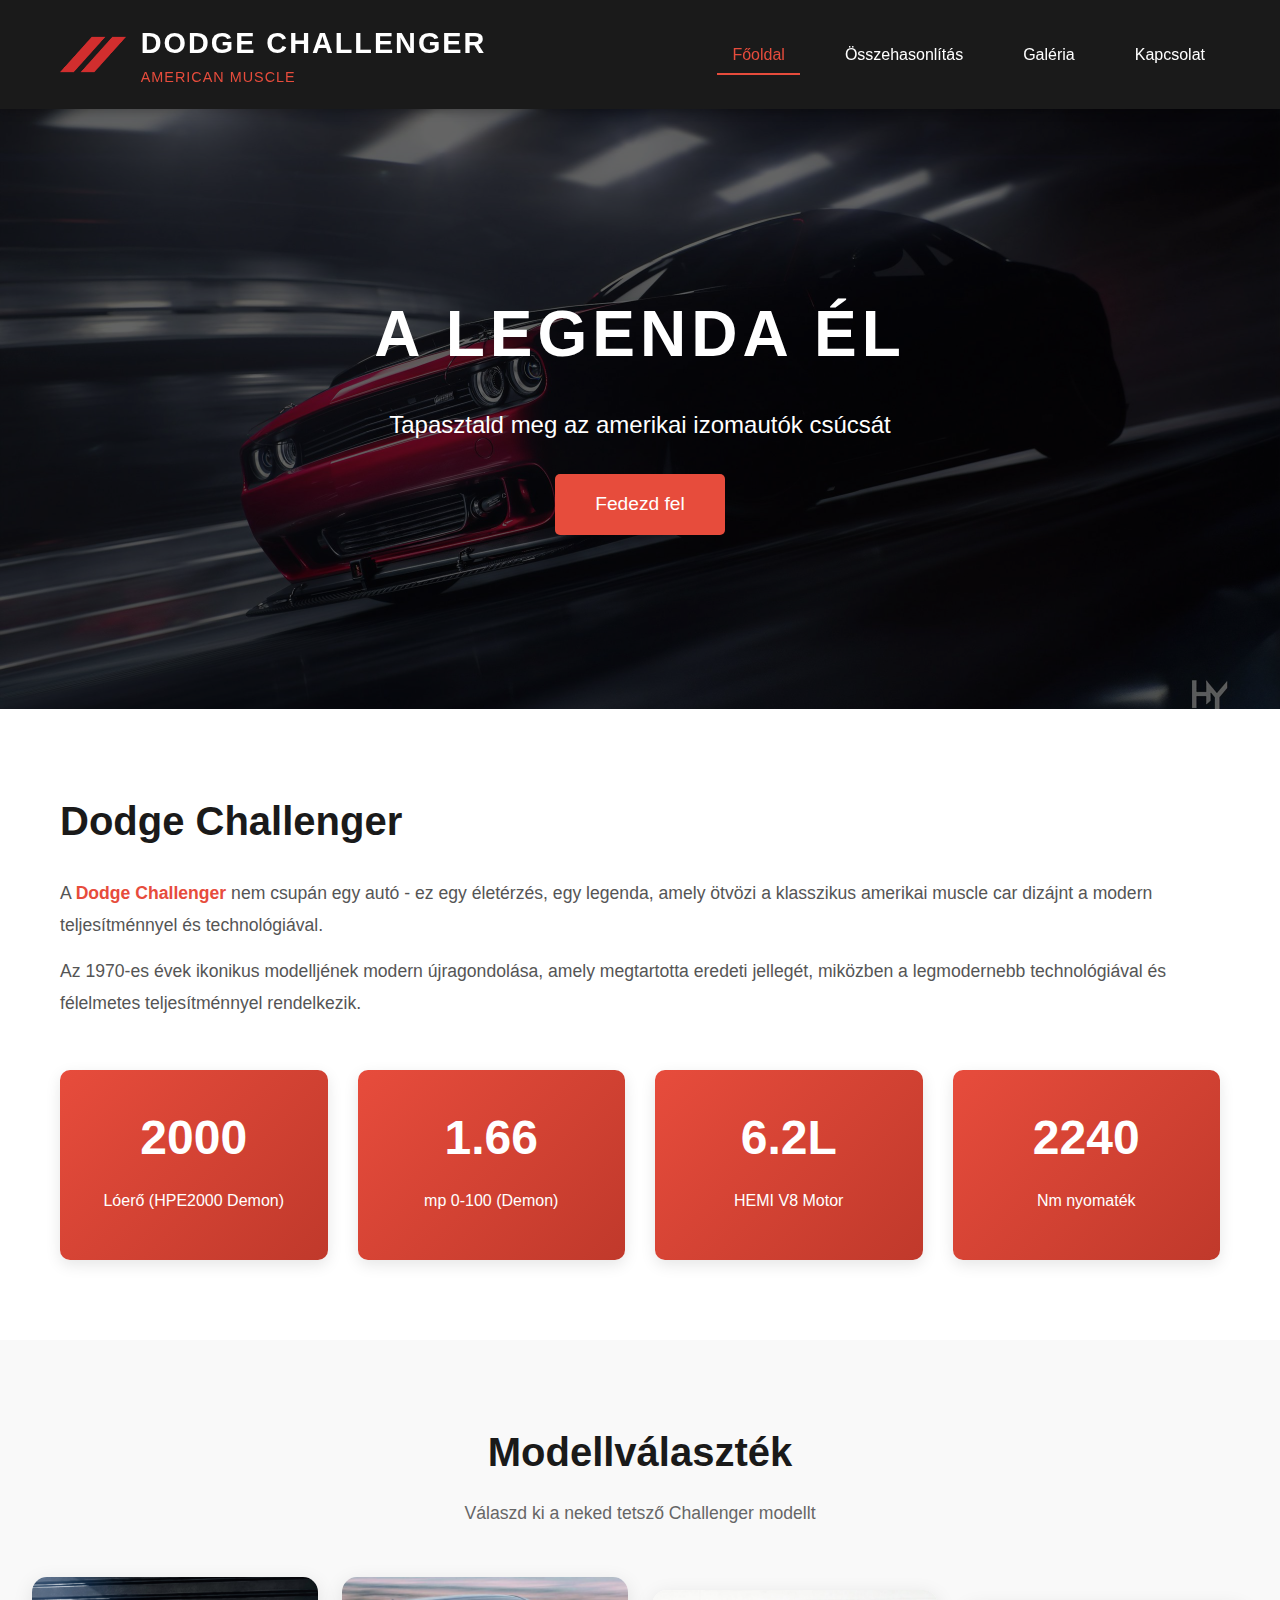
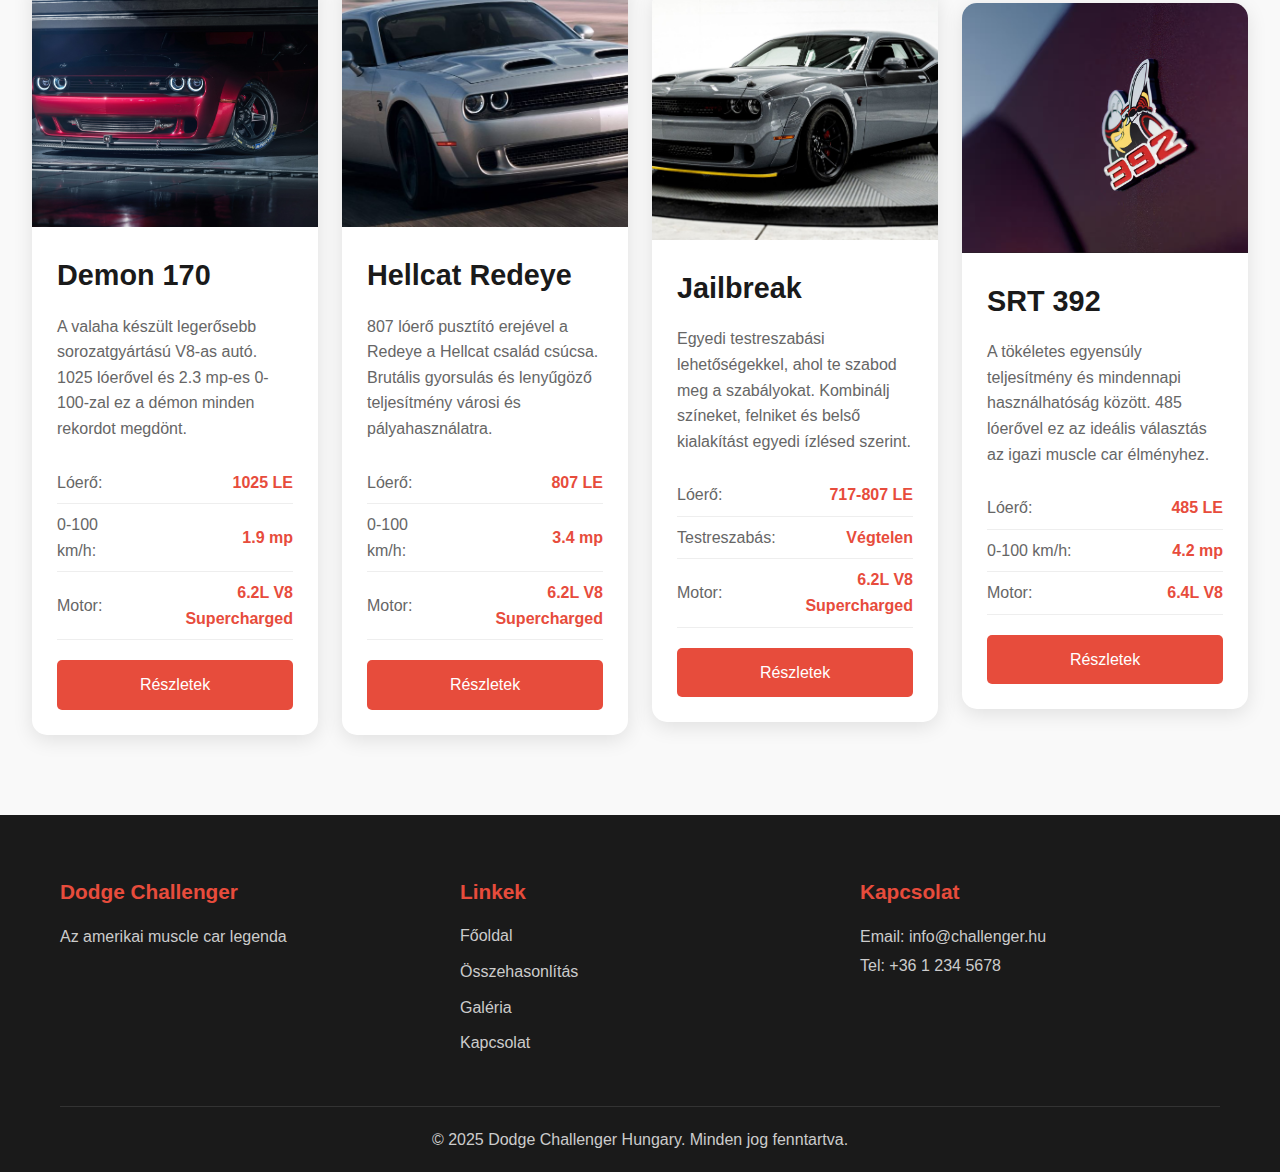
<file: public/index.html>
<!DOCTYPE html>
<html lang="hu">
  <head>
    <meta charset="UTF-8" />
    <meta name="viewport" content="width=device-width, initial-scale=1.0" />
    <title>Dodge Challenger - Főoldal</title>
    <link rel="stylesheet" href="style.css" />
    <style>
      .models-section > .container {
        max-width: 95% !important;
        width: 95%;
        padding-left: 0 !important;
        padding-right: 0 !important;
        margin-left: 2.5%;
        margin-right: 0 !important;
        align-items: center;
        justify-content: center;

        box-sizing: border-box;
      }

      .models-grid {
        display: grid !important;
        grid-template-columns: repeat(4, 1fr) !important;
        gap: 24px !important;
        width: 100%;
        padding: 0 !important;
        margin: 0 auto;
        align-items: center;
        justify-content: center;
        box-sizing: border-box;
      }

      .models-grid .model-card {
        margin: 0;
        max-width: none !important;
      }

      .models-grid .model-image img {
        height: 250px;
        object-fit: cover;
        display: block;
        width: 100%;
      }

      .hamburger {
        display: none;
        flex-direction: column;
        gap: 5px;
        cursor: pointer;
      }

      .hamburger span {
        width: 25px;
        height: 3px;
        background: white;
        display: block;
      }

      @media (max-width: 1200px) {
        .models-grid {
          grid-template-columns: repeat(3, 1fr) !important;
        }
      }

      @media (max-width: 900px) {
        .models-grid {
          grid-template-columns: repeat(2, 1fr) !important;
        }
      }

      @media (max-width: 480px) {
        .models-grid {
          grid-template-columns: 1fr !important;
        }
        .logo img {
          display: none;
        }

        .logo-text h1 {
          font-size: 0.9rem !important;
        }

        .logo-text p {
          font-size: 0.8rem !important;
          text-align: center;
        }

        .main-nav ul {
          display: none;
          flex-direction: column;
          background: #111111e0;
          position: absolute;
          top: 100%;
          right: 0%;
          width: 100%;
          padding: 20px;
        }

        .main-nav ul.active {
          display: flex;
        }

        .hamburger {
          display: flex;
        }
      }
    </style>
    <script src="https://code.jquery.com/jquery-3.6.0.min.js"></script>
  </head>
  <body>
    <!-- Header with navigation -->
    <header class="main-header">
      <div class="container">
        <div class="logo">
          <img
            src="../images/dodge_logo.png"
            alt="Dodge Logo"
            style="width: 10%"
          />
          <div class="logo-text">
            <h1>DODGE CHALLENGER</h1>
            <p>AMERICAN MUSCLE</p>
          </div>
        </div>

        <nav class="main-nav">
          <ul>
            <li><a href="index.html" class="active">Főoldal</a></li>
            <li><a href="compare.html">Összehasonlítás</a></li>
            <li><a href="gallery.html">Galéria</a></li>
            <li><a href="contact.html">Kapcsolat</a></li>
          </ul>
        </nav>

        <div class="hamburger">
          <span></span>
          <span></span>
          <span></span>
        </div>
      </div>
    </header>

    <!-- Hero Section -->
    <section class="hero">
      <div class="hero-overlay">
        <div class="container">
          <h2 class="hero-title">A LEGENDA ÉL</h2>
          <p class="hero-subtitle">
            Tapasztald meg az amerikai izomautók csúcsát
          </p>
          <a href="#models" class="cta-button">Fedezd fel</a>
        </div>
      </div>
    </section>

    <!-- Intro Section -->
    <section class="intro-section">
      <div class="container">
        <div class="intro-content">
          <h2>Dodge Challenger</h2>
          <p>
            A <span id="highlight-text">Dodge Challenger</span> nem csupán egy
            autó - ez egy életérzés, egy legenda, amely ötvözi a klasszikus
            amerikai muscle car dizájnt a modern teljesítménnyel és
            technológiával.
          </p>
          <p>
            Az 1970-es évek ikonikus modelljének modern újragondolása, amely
            megtartotta eredeti jellegét, miközben a legmodernebb technológiával
            és félelmetes teljesítménnyel rendelkezik.
          </p>

          <div class="stats-grid">
            <div class="stat-card">
              <h3>2000</h3>
              <p>Lóerő (HPE2000 Demon)</p>
            </div>
            <div class="stat-card">
              <h3>1.66</h3>
              <p>mp 0-100 (Demon)</p>
            </div>
            <div class="stat-card">
              <h3>6.2L</h3>
              <p>HEMI V8 Motor</p>
            </div>
            <div class="stat-card">
              <h3>2240</h3>
              <p>Nm nyomaték</p>
            </div>
          </div>
        </div>
      </div>
    </section>

    <!-- Models Section -->
    <section id="models" class="models-section">
      <div class="container">
        <h2 class="section-title">Modellválaszték</h2>
        <p class="section-subtitle">
          Válaszd ki a neked tetsző Challenger modellt
        </p>

        <div class="models-grid">
          <!-- Demon Card -->
          <div class="model-card">
            <div class="model-image">
              <a href="demon.html"
                ><img
                  src="../images/card_demon_170.jpg"
                  alt="Dodge Challenger Demon"
              /></a>
            </div>
            <div class="model-content">
              <h3>Demon 170</h3>
              <p>
                A valaha készült legerősebb sorozatgyártású V8-as autó. 1025
                lóerővel és 2.3 mp-es 0-100-zal ez a démon minden rekordot
                megdönt.
              </p>
              <table class="specs-table">
                <tr>
                  <td>Lóerő:</td>
                  <td>1025 LE</td>
                </tr>
                <tr>
                  <td>0-100 km/h:</td>
                  <td>1.9 mp</td>
                </tr>
                <tr>
                  <td>Motor:</td>
                  <td>6.2L V8 Supercharged</td>
                </tr>
              </table>
              <a href="demon.html" class="model-button">Részletek</a>
            </div>
          </div>

          <!-- Hellcat Red Eye Card -->
          <div class="model-card">
            <div class="model-image">
              <a href="hellcat.html"
                ><img
                  src="../images/card_srt_hellcat_redeye.jpg"
                  alt="Dodge Challenger Hellcat Redeye"
              /></a>
            </div>
            <div class="model-content">
              <h3>Hellcat Redeye</h3>
              <p>
                807 lóerő pusztító erejével a Redeye a Hellcat család csúcsa.
                Brutális gyorsulás és lenyűgöző teljesítmény városi és
                pályahasználatra.
              </p>
              <table class="specs-table">
                <tr>
                  <td>Lóerő:</td>
                  <td>807 LE</td>
                </tr>
                <tr>
                  <td>0-100 km/h:</td>
                  <td>3.4 mp</td>
                </tr>
                <tr>
                  <td>Motor:</td>
                  <td>6.2L V8 Supercharged</td>
                </tr>
              </table>
              <a href="hellcat.html" class="model-button">Részletek</a>
            </div>
          </div>

          <!-- Jailbreak Card -->
          <div class="model-card">
            <div class="model-image">
              <a href="jailbreak.html"
                ><img
                  src="../images/card_jailbreak.jpg"
                  alt="Dodge Challenger Jailbreak"
              /></a>
            </div>
            <div class="model-content">
              <h3>Jailbreak</h3>
              <p>
                Egyedi testreszabási lehetőségekkel, ahol te szabod meg a
                szabályokat. Kombinálj színeket, felniket és belső kialakítást
                egyedi ízlésed szerint.
              </p>
              <table class="specs-table">
                <tr>
                  <td>Lóerő:</td>
                  <td>717-807 LE</td>
                </tr>
                <tr>
                  <td>Testreszabás:</td>
                  <td>Végtelen</td>
                </tr>
                <tr>
                  <td>Motor:</td>
                  <td>6.2L V8 Supercharged</td>
                </tr>
              </table>
              <a href="jailbreak.html" class="model-button">Részletek</a>
            </div>
          </div>

          <!-- SRT Card -->
          <div class="model-card">
            <div class="model-image" href="srt.html">
              <a href="srt.html">
                <img src="../images/card_392.png" alt="Dodge Challenger SRT"
              /></a>
            </div>
            <div class="model-content">
              <h3>SRT 392</h3>
              <p>
                A tökéletes egyensúly teljesítmény és mindennapi használhatóság
                között. 485 lóerővel ez az ideális választás az igazi muscle car
                élményhez.
              </p>
              <table class="specs-table">
                <tr>
                  <td>Lóerő:</td>
                  <td>485 LE</td>
                </tr>
                <tr>
                  <td>0-100 km/h:</td>
                  <td>4.2 mp</td>
                </tr>
                <tr>
                  <td>Motor:</td>
                  <td>6.4L V8</td>
                </tr>
              </table>
              <a href="srt.html" class="model-button">Részletek</a>
            </div>
          </div>
        </div>
      </div>
    </section>

    <!-- Footer -->
    <footer class="main-footer">
      <div class="container">
        <div class="footer-content">
          <div class="footer-section">
            <h4>Dodge Challenger</h4>
            <p>Az amerikai muscle car legenda</p>
          </div>
          <div class="footer-section">
            <h4>Linkek</h4>
            <ul>
              <li><a href="index.html">Főoldal</a></li>
              <li><a href="compare.html">Összehasonlítás</a></li>
              <li><a href="gallery.html">Galéria</a></li>
              <li><a href="contact.html">Kapcsolat</a></li>
            </ul>
          </div>
          <div class="footer-section">
            <h4>Kapcsolat</h4>
            <p>Email: info@challenger.hu</p>
            <p>Tel: +36 1 234 5678</p>
          </div>
        </div>
        <div class="footer-bottom">
          <p>&copy; 2025 Dodge Challenger Hungary. Minden jog fenntartva.</p>
        </div>
      </div>
    </footer>

    <script src="script.js"></script>
  </body>
</html>
</file>
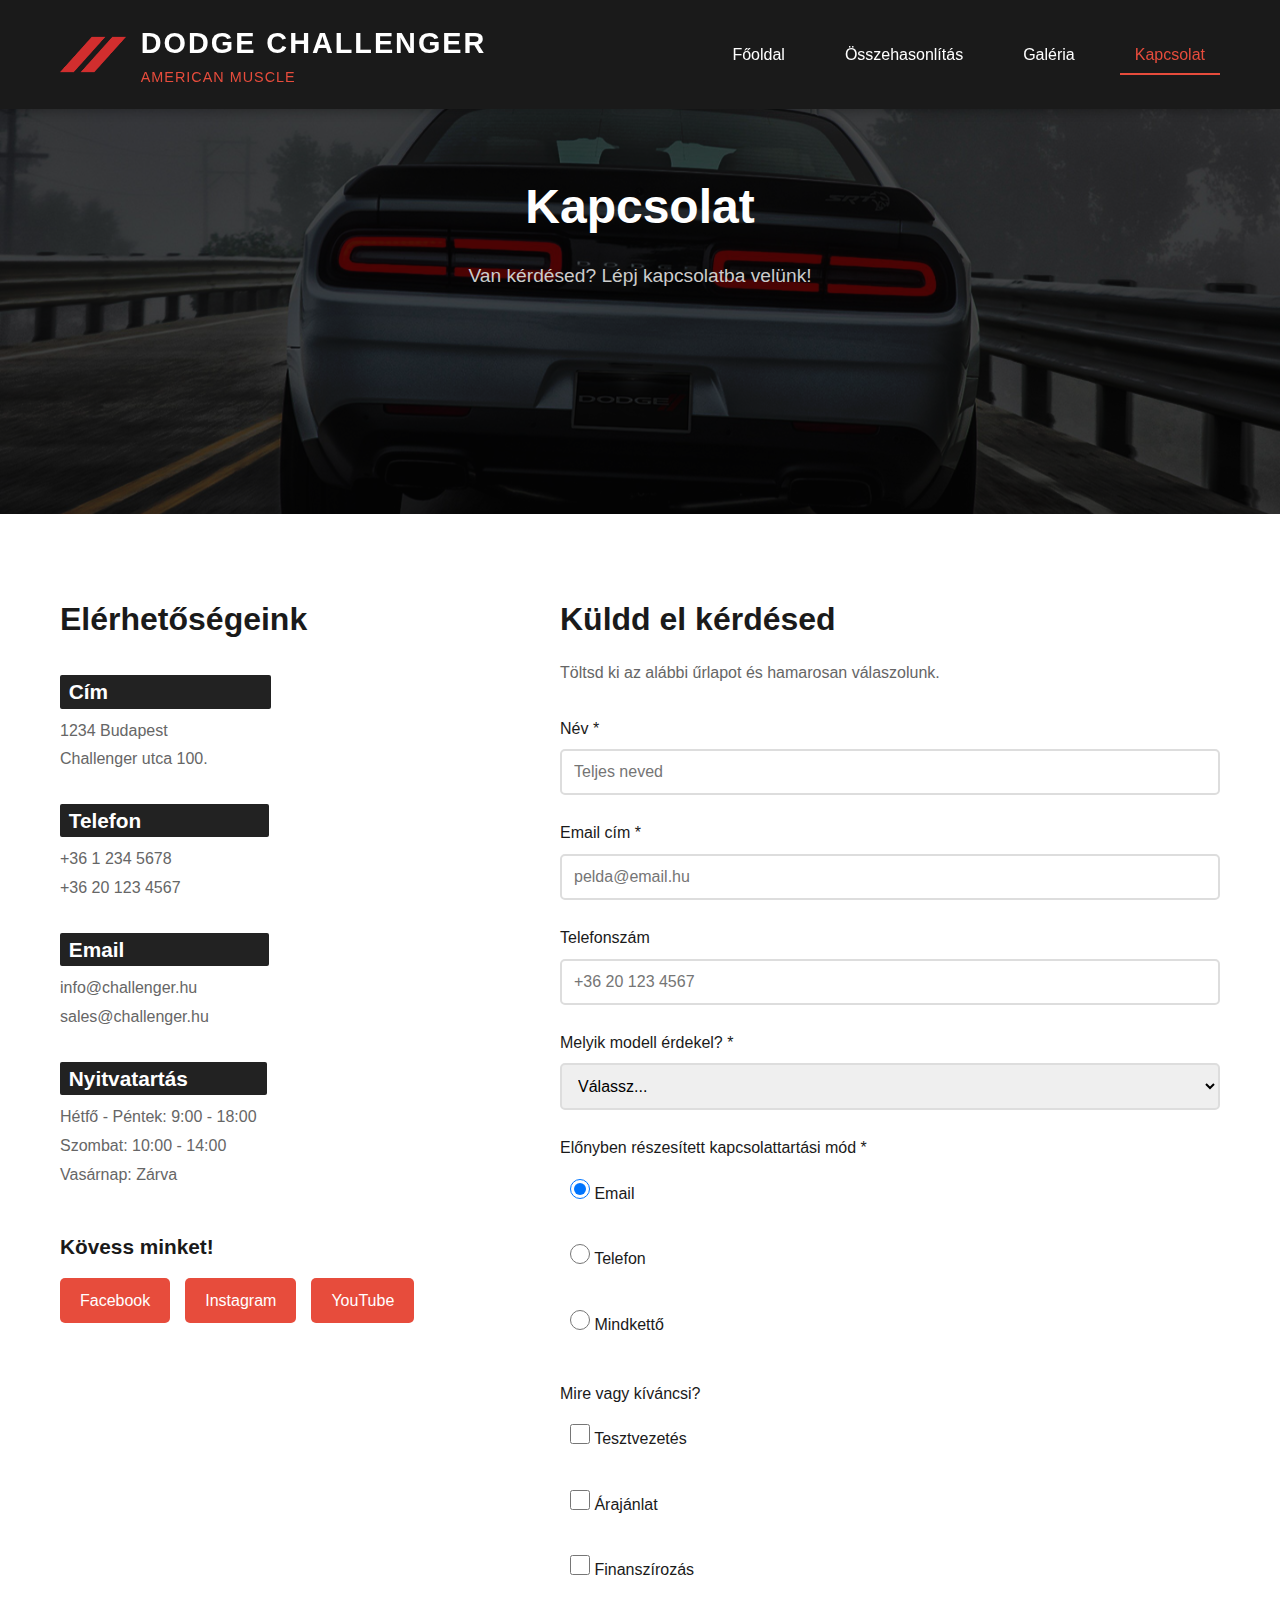
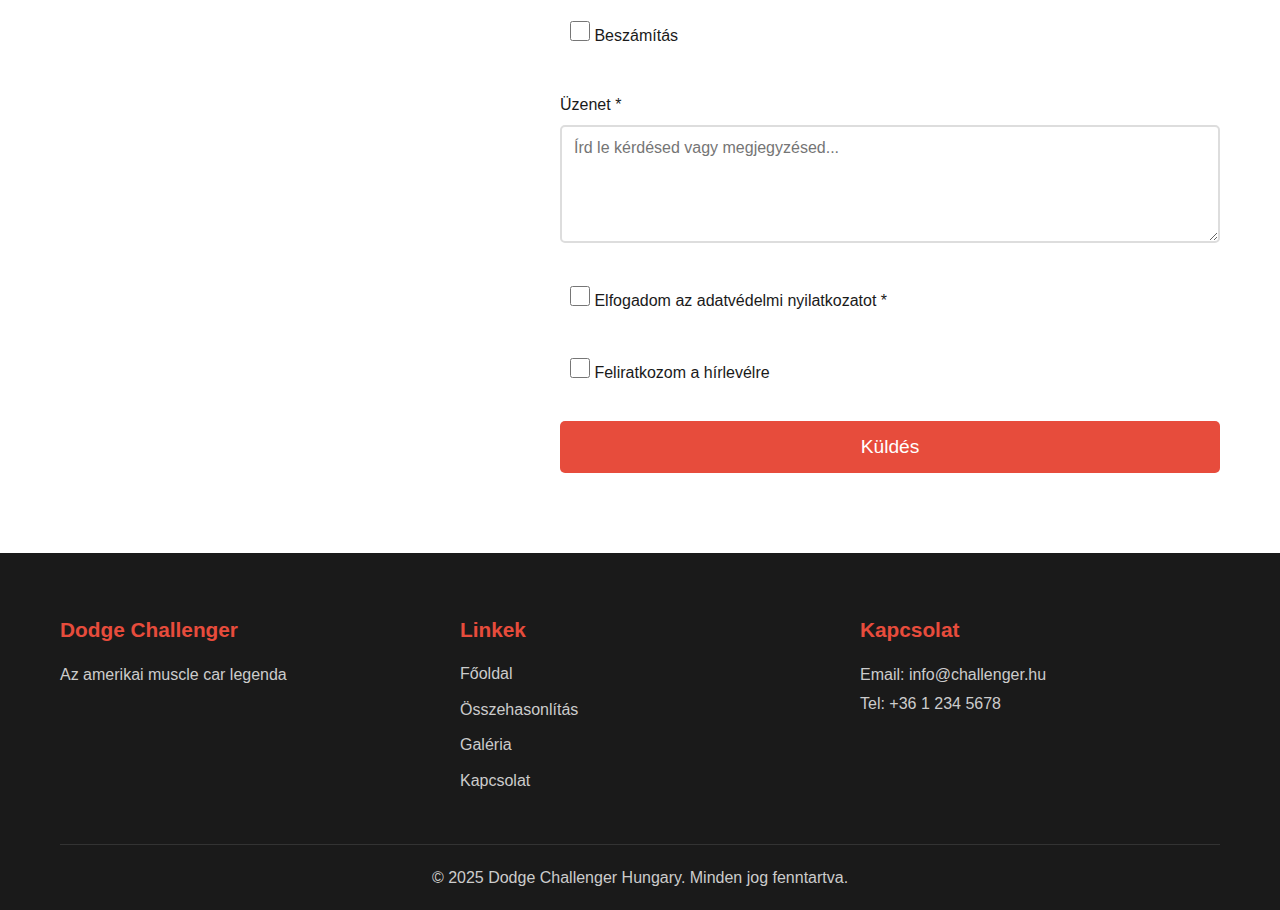
<file: public/contact.html>
<!DOCTYPE html>
<html lang="hu">
  <head>
    <meta charset="UTF-8" />
    <meta name="viewport" content="width=device-width, initial-scale=1.0" />
    <title>Kapcsolat - Dodge Challenger</title>
    <link rel="stylesheet" href="style.css" />
    <script src="https://code.jquery.com/jquery-3.6.0.min.js"></script>
    <style>
      .hamburger {
        display: none;
        flex-direction: column;
        gap: 5px;
        cursor: pointer;
      }

      .hamburger span {
        width: 25px;
        height: 3px;
        background: white;
        display: block;
      }

      .error-message {
        color: #e74c3c;
        font-size: 0.85em;
        margin-top: 5px;
        display: none;
      }
      .error-input {
        border: 2px solid #e74c3c !important;
      }
      .success-message {
        background-color: #2ecc71;
        color: white;
        padding: 15px;
        border-radius: 5px;
        margin-top: 20px;
        display: none;
      }

      @media (max-width: 480px) {
        .logo img {
          display: none;
        }

        .logo-text h1 {
          font-size: 0.9rem !important;
        }

        .logo-text p {
          font-size: 0.8rem !important;
          text-align: center;
        }

        .main-nav ul {
          display: none;
          flex-direction: column;
          background: #111111e0;
          position: absolute;
          top: 100%;
          right: 0%;
          width: 100%;
          padding: 20px;
        }

        .main-nav ul.active {
          display: flex;
        }

        .hamburger {
          display: flex;
        }
      }
    </style>
  </head>
  <body>
    <!-- Header with navigation -->
    <header class="main-header">
      <div class="container">
        <div class="logo">
          <img
            src="../images/dodge_logo.png"
            alt="Dodge Logo"
            style="width: 10%"
          />
          <div class="logo-text">
            <h1>DODGE CHALLENGER</h1>
            <p>AMERICAN MUSCLE</p>
          </div>
        </div>

        <nav class="main-nav">
          <ul>
            <li><a href="index.html">Főoldal</a></li>
            <li><a href="compare.html">Összehasonlítás</a></li>
            <li><a href="gallery.html">Galéria</a></li>
            <li><a href="contact.html" class="active">Kapcsolat</a></li>
          </ul>
        </nav>

        <div class="hamburger">
          <span></span>
          <span></span>
          <span></span>
        </div>
      </div>
    </header>

    <!-- Page Header -->
    <section class="page-header contact-header">
      <div class="container">
        <h1>Kapcsolat</h1>
        <p>Van kérdésed? Lépj kapcsolatba velünk!</p>
      </div>
    </section>

    <!-- Contact Section -->
    <section class="contact-section">
      <div class="container">
        <div class="contact-grid">
          <!-- Contact Info -->
          <div class="contact-info">
            <h2>Elérhetőségeink</h2>

            <div class="contact-item">
              <h3
                style="
                  background-color: #222;
                  color: #fff;
                  padding-left: 2%;
                  padding-right: 37%;
                  border-radius: 2px;
                  display: inline-block;
                  margin: 0 0 8px 0;
                "
              >
                Cím
              </h3>
              <p>1234 Budapest<br />Challenger utca 100.</p>
            </div>

            <div class="contact-item">
              <h3
                style="
                  background-color: #222;
                  color: #fff;
                  padding-left: 2%;
                  padding-right: 29%;
                  border-radius: 2px;
                  display: inline-block;
                  margin: 0 0 8px 0;
                "
              >
                Telefon
              </h3>
              <p>+36 1 234 5678<br />+36 20 123 4567</p>
            </div>

            <div class="contact-item">
              <h3
                style="
                  background-color: #222;
                  color: #fff;
                  padding-left: 2%;
                  padding-right: 33%;
                  border-radius: 2px;
                  display: inline-block;
                  margin: 0 0 8px 0;
                "
              >
                Email
              </h3>
              <p>info@challenger.hu<br />sales@challenger.hu</p>
            </div>

            <div class="contact-item">
              <h3
                style="
                  background-color: #222;
                  color: #fff;
                  padding-left: 2%;
                  padding-right: 18%;
                  border-radius: 2px;
                  display: inline-block;
                  margin: 0 0 8px 0;
                "
              >
                Nyitvatartás
              </h3>
              <p>
                Hétfő - Péntek: 9:00 - 18:00<br />
                Szombat: 10:00 - 14:00<br />
                Vasárnap: Zárva
              </p>
            </div>

            <div class="social-media">
              <h3>Kövess minket!</h3>
              <div class="social-links">
                <a href="#" class="social-link">Facebook</a>
                <a href="#" class="social-link">Instagram</a>
                <a href="#" class="social-link">YouTube</a>
              </div>
            </div>
          </div>

          <!-- Contact Form -->
          <div class="contact-form-wrapper">
            <h2>Küldd el kérdésed</h2>
            <p>Töltsd ki az alábbi űrlapot és hamarosan válaszolunk.</p>

            <form id="contactForm" class="contact-form">
              <!-- Name Field -->
              <div class="form-group">
                <label for="name">Név *</label>
                <input
                  type="text"
                  id="name"
                  name="name"
                  placeholder="Teljes neved"
                  required
                />
                <div class="error-message" id="nameError">
                  Kérlek add meg a nevedet (minimum 3 karakter)!
                </div>
              </div>

              <!-- Email Field -->
              <div class="form-group">
                <label for="email">Email cím *</label>
                <input
                  type="email"
                  id="email"
                  name="email"
                  placeholder="pelda@email.hu"
                  required
                />
                <div class="error-message" id="emailError">
                  Kérlek adj meg egy érvényes email címet!
                </div>
              </div>

              <!-- Phone Field -->
              <div class="form-group">
                <label for="phone">Telefonszám</label>
                <input
                  type="tel"
                  id="phone"
                  name="phone"
                  placeholder="+36 20 123 4567"
                />
                <div class="error-message" id="phoneError">
                  Kérlek adj meg egy érvényes telefonszámot!
                </div>
              </div>

              <!-- Model Interest -->
              <div class="form-group">
                <label for="model">Melyik modell érdekel? *</label>
                <select id="model" name="model" required>
                  <option value="">Válassz...</option>
                  <option value="demon">Demon 170</option>
                  <option value="hellcat">Hellcat Redeye</option>
                  <option value="jailbreak">Jailbreak</option>
                  <option value="srt">SRT 392</option>
                  <option value="other">Még nem döntöttem el</option>
                </select>
                <div class="error-message" id="modelError">
                  Kérlek válassz egy modellt!
                </div>
              </div>

              <!-- Preferred Contact Method -->
              <div class="form-group">
                <label>Előnyben részesített kapcsolattartási mód *</label>
                <div class="radio-group">
                  <label class="radio-label">
                    <input
                      type="radio"
                      name="contact-method"
                      value="email"
                      checked
                    />
                    Email
                  </label>
                  <label class="radio-label">
                    <input type="radio" name="contact-method" value="phone" />
                    Telefon
                  </label>
                  <label class="radio-label">
                    <input type="radio" name="contact-method" value="both" />
                    Mindkettő
                  </label>
                </div>
              </div>

              <!-- Interests Checkboxes -->
              <div class="form-group">
                <label>Mire vagy kíváncsi?</label>
                <div class="checkbox-group">
                  <label class="checkbox-label">
                    <input type="checkbox" name="interests" value="testdrive" />
                    Tesztvezetés
                  </label>
                  <label class="checkbox-label">
                    <input type="checkbox" name="interests" value="price" />
                    Árajánlat
                  </label>
                  <label class="checkbox-label">
                    <input type="checkbox" name="interests" value="financing" />
                    Finanszírozás
                  </label>
                  <label class="checkbox-label">
                    <input type="checkbox" name="interests" value="trade" />
                    Beszámítás
                  </label>
                </div>
              </div>

              <!-- Message Textarea -->
              <div class="form-group">
                <label for="message">Üzenet *</label>
                <textarea
                  id="message"
                  name="message"
                  rows="5"
                  placeholder="Írd le kérdésed vagy megjegyzésed..."
                  required
                ></textarea>
                <div class="error-message" id="messageError">
                  Kérlek írj egy üzenetet (minimum 10 karakter)!
                </div>
              </div>

              <!-- Privacy Checkbox -->
              <div class="form-group">
                <label class="checkbox-label">
                  <input type="checkbox" id="privacy" name="privacy" required />
                  Elfogadom az adatvédelmi nyilatkozatot *
                </label>
                <div class="error-message" id="privacyError">
                  El kell fogadnod az adatvédelmi nyilatkozatot!
                </div>
              </div>

              <!-- Newsletter Checkbox -->
              <div class="form-group">
                <label class="checkbox-label">
                  <input type="checkbox" id="newsletter" name="newsletter" />
                  Feliratkozom a hírlevélre
                </label>
              </div>

              <!-- Submit Button -->
              <button type="submit" class="submit-button">Küldés</button>

              <div class="success-message" id="successMessage">
                ✓ Köszönjük az üzeneted! Hamarosan felvesszük veled a
                kapcsolatot.
              </div>
            </form>
          </div>
        </div>
      </div>
    </section>

    <!-- Footer -->
    <footer class="main-footer">
      <div class="container">
        <div class="footer-content">
          <div class="footer-section">
            <h4>Dodge Challenger</h4>
            <p>Az amerikai muscle car legenda</p>
          </div>
          <div class="footer-section">
            <h4>Linkek</h4>
            <ul>
              <li><a href="index.html">Főoldal</a></li>
              <li><a href="compare.html">Összehasonlítás</a></li>
              <li><a href="gallery.html">Galéria</a></li>
              <li><a href="contact.html">Kapcsolat</a></li>
            </ul>
          </div>
          <div class="footer-section">
            <h4>Kapcsolat</h4>
            <p>Email: info@challenger.hu</p>
            <p>Tel: +36 1 234 5678</p>
          </div>
        </div>
        <div class="footer-bottom">
          <p>&copy; 2025 Dodge Challenger Hungary. Minden jog fenntartva.</p>
        </div>
      </div>
    </footer>

    <script src="script.js"></script>
    <script src="form-validation.js"></script>
  </body>
</html>
</file>
<file: public/style.css>
/* Global Styles */
* {
  margin: 0;
  padding: 0;
  box-sizing: border-box;
}

body {
  font-family: 'Segoe UI', Tahoma, Geneva, Verdana, sans-serif;
  line-height: 1.6;
  color: #333;
  background-color: #f4f4f4;
}

.container {
  max-width: 1200px;
  margin: 0 auto;
  padding: 0 20px;
}

/* Header Styles */
.main-header {
  background-color: #1a1a1a;
  padding: 20px 0;
  position: sticky;
  top: 0;
  z-index: 1000;
  box-shadow: 0 2px 10px rgba(0, 0, 0, 0.3);
}

.main-header .container {
  display: flex;
  justify-content: space-between;
  align-items: center;
}

.logo h1 {
  color: #fff;
  font-size: 1.8em;
  letter-spacing: 2px;
}
.logo {
  display: flex;
  align-items: center;
  gap: 15px;
}

.logo-text h1 {
  color: #fff;
  font-size: 1.8em;
  letter-spacing: 2px;
  margin: 0;
}

.logo-text p {
  color: #e74c3c;
  margin: 0;
  font-size: 0.9em;
  letter-spacing: 1px;
}

.main-nav ul {
  display: flex;
  list-style: none;
  gap: 30px;
}

.main-nav a {
  color: #fff;
  text-decoration: none;
  padding: 10px 15px;
  transition: all 0.3s ease;
  border-bottom: 2px solid transparent;
}

.main-nav a:hover,
.main-nav a.active {
  color: #e74c3c;
  border-bottom-color: #e74c3c;
}

/* Hero Section */
.hero {
  background-image: url('../images/home_head_bg.jpg');
  background-size: cover;
  background-position: center;
  height: 600px;
  position: relative;
}

.hero-overlay {
  background-color: #0000009b;
  height: 100%;
  display: flex;
  align-items: center;
  justify-content: center;
  text-align: center;
}

.hero-title {
  color: #fff;
  font-size: 4em;
  margin-bottom: 20px;
  text-transform: uppercase;
  letter-spacing: 5px;
}

.hero-subtitle {
  color: #fff;
  font-size: 1.5em;
  margin-bottom: 30px;
}

.cta-button {
  display: inline-block;
  background-color: #e74c3c;
  color: #fff;
  padding: 15px 40px;
  text-decoration: none;
  font-size: 1.2em;
  border-radius: 5px;
  transition: all 0.3s ease;
}

.cta-button:hover {
  background-color: #c0392b;
  transform: translateY(-3px);
  box-shadow: 0 5px 15px rgba(231, 76, 60, 0.4);
}

/* Intro Section */
.intro-section {
  padding: 80px 0;
  background-color: #fff;
}

.intro-content h2 {
  font-size: 2.5em;
  margin-bottom: 25px;
  color: #1a1a1a;
}

.intro-content p {
  font-size: 1.1em;
  margin-bottom: 15px;
  color: #555;
  line-height: 1.8;
}

#highlight-text {
  color: #e74c3c;
  font-weight: bold;
}

/* Stats Grid */
.stats-grid {
  display: grid;
  grid-template-columns: repeat(auto-fit, minmax(200px, 1fr));
  gap: 30px;
  margin-top: 50px;
}

.stat-card {
  background: linear-gradient(135deg, #e74c3c 0%, #c0392b 100%);
  color: #fff;
  padding: 30px;
  text-align: center;
  border-radius: 10px;
  box-shadow: 0 5px 15px rgba(0, 0, 0, 0.1);
  transition: transform 0.3s ease;
}

.stat-card:hover {
  transform: translateY(-5px);
}

.stat-card h3 {
  font-size: 3em;
  margin-bottom: 10px;
}

.stat-card p {
  font-size: 1em;
  color: #fff;
}

/* Models Section */
.models-section {
  padding: 80px 0;
  background-color: #f9f9f9;
}

.section-title {
  font-size: 2.5em;
  text-align: center;
  margin-bottom: 15px;
  color: #1a1a1a;
}

.section-subtitle {
  text-align: center;
  font-size: 1.1em;
  color: #666;
  margin-bottom: 50px;
}

.models-grid {
  display: grid;
  grid-template-columns: repeat(auto-fit, minmax(300px, 1fr));
  gap: 40px;
}

.model-card {
  background-color: #fff;
  border-radius: 15px;
  overflow: hidden;
  box-shadow: 0 5px 20px rgba(0, 0, 0, 0.1);
  transition: all 0.3s ease;
}

.model-card:hover {
  transform: translateY(-10px);
  box-shadow: 0 15px 30px rgba(0, 0, 0, 0.2);
}

.model-image img {
  width: 100%;
  height: 250px;
  object-fit: cover;
}

.model-content {
  padding: 25px;
}

.model-content h3 {
  font-size: 1.8em;
  margin-bottom: 15px;
  color: #1a1a1a;
}

.model-content p {
  color: #666;
  margin-bottom: 20px;
  line-height: 1.6;
}

.specs-table {
  width: 100%;
  margin-bottom: 20px;
  border-collapse: collapse;
}

.specs-table td {
  padding: 8px 0;
  border-bottom: 1px solid #eee;
}

.specs-table td:first-child {
  color: #666;
  font-weight: 500;
}

.specs-table td:last-child {
  text-align: right;
  color: #e74c3c;
  font-weight: bold;
}

.model-button {
  display: inline-block;
  background-color: #e74c3c;
  color: #fff;
  padding: 12px 30px;
  text-decoration: none;
  border-radius: 5px;
  transition: all 0.3s ease;
  width: 100%;
  text-align: center;
}

.model-button:hover {
  background-color: #c0392b;
}

/* Model Detail Pages */
.model-hero {
  position: relative;
  height: 400px;
  overflow: hidden;
}

.model-hero img {
  width: 100%;
  height: 100%;
  object-fit: cover;
}

.model-hero-overlay {
  position: absolute;
  top: 0;
  left: 0;
  right: 0;
  bottom: 0;
  background: rgba(0, 0, 0, 0.5);
  display: flex;
  align-items: center;
  justify-content: center;
  text-align: center;
}

.model-hero-overlay h1 {
  color: #fff;
  font-size: 4em;
  margin-bottom: 10px;
  text-transform: uppercase;
  letter-spacing: 5px;
}

.model-hero-overlay p {
  color: #fff;
  font-size: 1.5em;
}

/* Model Details Section */
.model-details {
  padding: 80px 0;
  background-color: #fff;
}

.detail-intro {
  margin-bottom: 50px;
}

.detail-intro h2 {
  font-size: 2.5em;
  margin-bottom: 20px;
  color: #1a1a1a;
}

.lead-text {
  font-size: 1.2em;
  color: #555;
  line-height: 1.8;
}

.specs-detailed h3 {
  font-size: 2em;
  margin-bottom: 30px;
  color: #1a1a1a;
  border-bottom: 3px solid #e74c3c;
  padding-bottom: 10px;
}

.specs-grid-detailed {
  display: grid;
  grid-template-columns: repeat(auto-fit, minmax(250px, 1fr));
  gap: 20px;
  margin-bottom: 50px;
}

.spec-item {
  background-color: #131212;
  padding: 20px;
  border-radius: 8px;
  border-left: 4px solid #e74c3c;
}

.spec-label {
  display: block;
  color: #adadad;
  font-size: 0.9em;
  margin-bottom: 5px;
}

.spec-value {
  display: block;
  color: #ffffff;
  font-size: 1.2em;
  font-weight: bold;
}

/* Features Section */
.features-section {
  margin-top: 50px;
}

.features-section h3 {
  font-size: 2em;
  margin-bottom: 30px;
  color: #1a1a1a;
  border-bottom: 3px solid #e74c3c;
  padding-bottom: 10px;
}

.features-list {
  display: grid;
  grid-template-columns: repeat(auto-fit, minmax(300px, 1fr));
  gap: 25px;
}

.feature-item {
  background-color: #f9f9f9;
  padding: 25px;
  border-radius: 8px;
  transition: all 0.3s ease;
}

.feature-item:hover {
  background-color: #fff;
  box-shadow: 0 5px 15px rgba(0, 0, 0, 0.1);
  transform: translateY(-3px);
}

.feature-item h4 {
  font-size: 1.3em;
  margin-bottom: 10px;
  color: #1a1a1a;
}

.feature-item p {
  color: #666;
  line-height: 1.6;
}

/* Color Selector */
.color-selector,
.customization-section,
.slider-section,
.datalist-section,
.number-section,
.date-selector {
  margin-top: 50px;
  padding: 30px;
  background-color: #f9f9f9;
  border-radius: 10px;
}

.color-selector h3,
.customization-section h3,
.slider-section h3,
.datalist-section h3,
.number-section h3,
.date-selector h3 {
  font-size: 1.8em;
  margin-bottom: 20px;
  color: #1a1a1a;
}

.color-options {
  display: grid;
  grid-template-columns: repeat(auto-fit, minmax(150px, 1fr));
  gap: 15px;
  margin-top: 20px;
}

.color-option {
  display: flex;
  align-items: center;
  gap: 10px;
  cursor: pointer;
  padding: 10px;
  border-radius: 5px;
  transition: background-color 0.3s ease;
}

.color-option:hover {
  background-color: #fff;
}

.color-option input[type='radio'] {
  display: none;
}

.color-swatch {
  width: 40px;
  height: 40px;
  border-radius: 50%;
  border: 3px solid #ddd;
  transition: border-color 0.3s ease;
}

.color-option input[type='radio']:checked + .color-swatch {
  border-color: #e74c3c;
  box-shadow: 0 0 10px rgba(231, 76, 60, 0.5);
}

.color-name {
  font-weight: 500;
}

/* Customization Options */
.customization-options {
  display: flex;
  flex-direction: column;
  gap: 15px;
  margin-top: 20px;
}

.option-group label {
  display: flex;
  align-items: center;
  gap: 10px;
  cursor: pointer;
  padding: 15px;
  background-color: #fff;
  border-radius: 5px;
  transition: all 0.3s ease;
}

.option-group label:hover {
  background-color: #e74c3c;
  color: #fff;
}

.option-group input[type='checkbox'] {
  width: 20px;
  height: 20px;
  cursor: pointer;
}

/* Slider */
.slider-section input[type='range'],
.number-section input[type='number'],
.datalist-section input,
.date-selector input[type='date'] {
  width: 100%;
  padding: 10px;
  margin-top: 10px;
  border: 2px solid #ddd;
  border-radius: 5px;
  font-size: 1em;
}

.slider-section input[type='range'] {
  height: 8px;
  cursor: pointer;
}

#slider-value {
  font-size: 2em;
  color: #e74c3c;
  font-weight: bold;
  margin-top: 10px;
}

/* Video Section */
.video-section {
  padding: 80px 0;
  background-color: #1a1a1a;
  color: #fff;
}

.video-section h2 {
  font-size: 2.5em;
  text-align: center;
  margin-bottom: 15px;
}

.video-section .section-subtitle {
  color: #ccc;
}

.video-container {
  max-width: 900px;
  margin: 0 auto 30px;
}

.video-container video {
  width: 100%;
  border-radius: 10px;
  box-shadow: 0 10px 30px rgba(0, 0, 0, 0.5);
}

.video-controls {
  text-align: center;
  display: flex;
  justify-content: center;
  gap: 15px;
  flex-wrap: wrap;
}

.video-btn {
  background-color: #e74c3c;
  color: #fff;
  border: none;
  padding: 12px 25px;
  border-radius: 5px;
  cursor: pointer;
  font-size: 1em;
  transition: all 0.3s ease;
}

.video-btn:hover {
  background-color: #c0392b;
  transform: translateY(-2px);
}

/* Page Header */
.page-header {
  background-color: #1a1a1a;
  color: #fff;
  padding: 60px 0;
  height: 45vh;
  text-align: center;
}

.page-header h1 {
  font-size: 3em;
  margin-bottom: 15px;
}

.page-header p {
  font-size: 1.2em;
  color: #ccc;
}

/* Compare Section */
.compare-section {
  padding: 80px 0;
  background-color: #fff;
}

.compare-header {
  background-image: url('../images/compare_head_bg.webp');
  background-size: cover;
  background-position: center;
  background-blend-mode: soft-light;
}

.compare-selectors {
  display: grid;
  grid-template-columns: 1fr auto 1fr;
  gap: 30px;
  align-items: center;
  margin-bottom: 30px;
}

.selector-group {
  display: flex;
  flex-direction: column;
}

.selector-group label {
  font-size: 1.1em;
  margin-bottom: 10px;
  color: #1a1a1a;
}

.selector-group select {
  padding: 15px;
  font-size: 1em;
  border: 2px solid #ddd;
  border-radius: 5px;
  background-color: #fff;
  cursor: pointer;
  transition: border-color 0.3s ease;
}

.selector-group select:focus {
  outline: none;
  border-color: #e74c3c;
}

.vs-divider {
  font-size: 2em;
  font-weight: bold;
  color: #e74c3c;
}

.compare-button,
.json-button {
  display: block;
  width: 100%;
  max-width: 300px;
  margin: 0 auto;
  padding: 15px 30px;
  background-color: #e74c3c;
  color: #fff;
  border: none;
  border-radius: 5px;
  font-size: 1.2em;
  cursor: pointer;
  transition: all 0.3s ease;
}

.compare-button:hover,
.json-button:hover {
  background-color: #c0392b;
  transform: translateY(-2px);
}

.comparison-results {
  margin-top: 50px;
}

.comparison-results h2 {
  font-size: 2.5em;
  text-align: center;
  margin-bottom: 40px;
  color: #1a1a1a;
}

.comparison-grid {
  display: grid;
  grid-template-columns: repeat(auto-fit, minmax(300px, 1fr));
  gap: 40px;
}

.comparison-card {
  background-color: #f9f9f9;
  padding: 30px;
  border-radius: 10px;
  box-shadow: 0 5px 15px rgba(0, 0, 0, 0.1);
}

.comparison-card h3 {
  font-size: 2em;
  margin-bottom: 20px;
  color: #1a1a1a;
  text-align: center;
}

.comparison-table {
  width: 100%;
  border-collapse: collapse;
}

.comparison-table th,
.comparison-table td {
  padding: 12px;
  text-align: left;
  border-bottom: 1px solid #ddd;
}

.comparison-table th {
  background-color: #e74c3c;
  color: #fff;
}

.comparison-table tr:hover {
  background-color: #fff;
}

.winner-section {
  margin-top: 40px;
  padding: 30px;
  background-color: #2ecc71;
  color: #fff;
  text-align: center;
  border-radius: 10px;
}

.winner-section h3 {
  font-size: 2em;
  margin-bottom: 15px;
}

/* JSON Section */
.json-section {
  margin-top: 80px;
  padding: 40px;
  background-color: #f9f9f9;
  border-radius: 10px;
}

.json-section h2 {
  font-size: 2em;
  margin-bottom: 15px;
  color: #1a1a1a;
}

.json-display {
  margin-top: 30px;
  padding: 20px;
  background-color: #1a1a1a;
  color: #2ecc71;
  border-radius: 5px;
  font-family: 'Courier New', monospace;
  white-space: pre-wrap;
  max-height: 500px;
  overflow-y: auto;
}

/* Gallery Section */
.gallery-section {
  padding: 80px 0;
  background-color: #fff;
}

.gallery-header {
  background-image: url('../images/gallery_head_bg.png');
  background-blend-mode: soft-light;
  background-size: cover;
  background-position: center;
}

.gallery-section h2 {
  font-size: 2.5em;
  margin-bottom: 40px;
  color: #1a1a1a;
  text-align: center;
}

.gallery-grid {
  display: grid;
  grid-template-columns: repeat(auto-fit, minmax(300px, 1fr));
  gap: 20px;
}

.gallery-item {
  position: relative;
  overflow: hidden;
  border-radius: 10px;
  cursor: pointer;
  height: 300px;
}

.gallery-item img {
  width: 100%;
  height: 100%;
  object-fit: cover;
  transition: transform 0.3s ease;
}

.gallery-item:hover img {
  transform: scale(1.1);
}

.gallery-overlay {
  position: absolute;
  bottom: 0;
  left: 0;
  right: 0;
  background: linear-gradient(to top, rgba(0, 0, 0, 0.9), transparent);
  color: #fff;
  padding: 20px;
  transform: translateY(100%);
  transition: transform 0.3s ease;
}

.gallery-item:hover .gallery-overlay {
  transform: translateY(0);
}

.gallery-overlay h3 {
  font-size: 1.5em;
  margin-bottom: 5px;
}

/* Video Gallery */
.video-gallery-section {
  padding: 80px 0;
  background-color: #f9f9f9;
}

.video-gallery-section h2 {
  font-size: 2.5em;
  text-align: center;
  margin-bottom: 15px;
  color: #1a1a1a;
}

.video-gallery-grid {
  display: grid;
  grid-template-columns: repeat(auto-fit, minmax(350px, 1fr));
  gap: 40px;
  margin-top: 40px;
}

.video-gallery-item {
  background-color: #fff;
  padding: 20px;
  border-radius: 10px;
  box-shadow: 0 5px 15px rgba(0, 0, 0, 0.1);
}

.video-gallery-item h3 {
  font-size: 1.5em;
  margin-bottom: 15px;
  color: #1a1a1a;
}

.video-wrapper video {
  width: 100%;
  border-radius: 8px;
}

.video-gallery-item p {
  margin-top: 10px;
  color: #666;
}

/* Stats Counter */
.stats-counter-section {
  padding: 80px 0;
  background-color: #1a1a1a;
  color: #fff;
}

.stats-counter-section h2 {
  font-size: 2.5em;
  text-align: center;
  margin-bottom: 50px;
}

.counter-grid {
  display: grid;
  grid-template-columns: repeat(auto-fit, minmax(200px, 1fr));
  gap: 40px;
}

.counter-item {
  text-align: center;
}

.counter-number {
  font-size: 4em;
  font-weight: bold;
  color: #e74c3c;
  margin-bottom: 10px;
}

.counter-item p {
  font-size: 1.2em;
  color: #ccc;
}

/* Contact Section */
.contact-section {
  padding: 80px 0;
  background-color: #fff;
}

.contact-header {
  background-image: url('../images/contact_head_bg.jpg');
  background-blend-mode: soft-light;
  background-size: cover;
  background-position: center;
}

.contact-grid {
  display: grid;
  grid-template-columns: 1fr 1.5fr;
  gap: 60px;
}

.contact-info h2 {
  font-size: 2em;
  margin-bottom: 30px;
  color: #1a1a1a;
}

.contact-item {
  margin-bottom: 30px;
}

.contact-item h3 {
  font-size: 1.3em;
  margin-bottom: 10px;
  color: #1a1a1a;
}

.contact-item p {
  color: #666;
  line-height: 1.8;
}

.social-media {
  margin-top: 40px;
}

.social-media h3 {
  font-size: 1.3em;
  margin-bottom: 15px;
  color: #1a1a1a;
}

.social-links {
  display: flex;
  gap: 15px;
}

.social-link {
  display: inline-block;
  padding: 10px 20px;
  background-color: #e74c3c;
  color: #fff;
  text-decoration: none;
  border-radius: 5px;
  transition: all 0.3s ease;
}

.social-link:hover {
  background-color: #c0392b;
  transform: translateY(-2px);
}

/* Contact Form */
.contact-form-wrapper h2 {
  font-size: 2em;
  margin-bottom: 15px;
  color: #1a1a1a;
}

.contact-form-wrapper > p {
  color: #666;
  margin-bottom: 30px;
}

.form-group {
  margin-bottom: 25px;
}

.form-group label {
  display: block;
  margin-bottom: 8px;
  color: #1a1a1a;
  font-weight: 500;
}

.form-group input[type='text'],
.form-group input[type='email'],
.form-group input[type='tel'],
.form-group select,
.form-group textarea {
  width: 100%;
  padding: 12px;
  border: 2px solid #ddd;
  border-radius: 5px;
  font-size: 1em;
  font-family: inherit;
  transition: border-color 0.3s ease;
}

.form-group input:focus,
.form-group select:focus,
.form-group textarea:focus {
  outline: none;
  border-color: #e74c3c;
}

.radio-group,
.checkbox-group {
  display: flex;
  flex-direction: column;
  gap: 10px;
}

.radio-label,
.checkbox-label {
  display: flex;
  align-items: center;
  gap: 10px;
  cursor: pointer;
  padding: 10px;
  border-radius: 5px;
  transition: background-color 0.3s ease;
}

.radio-label:hover,
.checkbox-label:hover {
  background-color: #f9f9f9;
}

.radio-label input[type='radio'],
.checkbox-label input[type='checkbox'] {
  width: 20px;
  height: 20px;
  cursor: pointer;
}

.submit-button {
  width: 100%;
  padding: 15px;
  background-color: #e74c3c;
  color: #fff;
  border: none;
  border-radius: 5px;
  font-size: 1.2em;
  cursor: pointer;
  transition: all 0.3s ease;
}

.submit-button:hover {
  background-color: #c0392b;
  transform: translateY(-2px);
}

/* Footer */
.main-footer {
  background-color: #1a1a1a;
  color: #fff;
  padding: 60px 0 20px;
}

.footer-content {
  display: grid;
  grid-template-columns: repeat(auto-fit, minmax(250px, 1fr));
  gap: 40px;
  margin-bottom: 40px;
}

.footer-section h4 {
  font-size: 1.3em;
  margin-bottom: 15px;
  color: #e74c3c;
}

.footer-section p {
  color: #ccc;
  line-height: 1.8;
}

.footer-section ul {
  list-style: none;
}

.footer-section ul li {
  margin-bottom: 10px;
}

.footer-section ul li a {
  color: #ccc;
  text-decoration: none;
  transition: color 0.3s ease;
}

.footer-section ul li a:hover {
  color: #e74c3c;
}

.footer-bottom {
  text-align: center;
  padding-top: 20px;
  border-top: 1px solid #333;
  color: #ccc;
}

/* Responsive Design */
@media (max-width: 768px) {
  .main-header .container {
    flex-direction: column;
    gap: 20px;
  }

  .main-nav ul {
    flex-direction: column;
    gap: 10px;
    text-align: center;
  }

  .hero-title {
    font-size: 2.5em;
  }

  .models-grid,
  .comparison-grid,
  .gallery-grid,
  .video-gallery-grid {
    grid-template-columns: 1fr;
  }

  .compare-selectors {
    grid-template-columns: 1fr;
  }

  .vs-divider {
    text-align: center;
  }

  .contact-grid {
    grid-template-columns: 1fr;
  }

  .stats-grid,
  .counter-grid {
    grid-template-columns: 1fr 1fr;
  }

  .page-header {
    height: 47vh;
    padding-top: 5px;
  }
}
</file>
